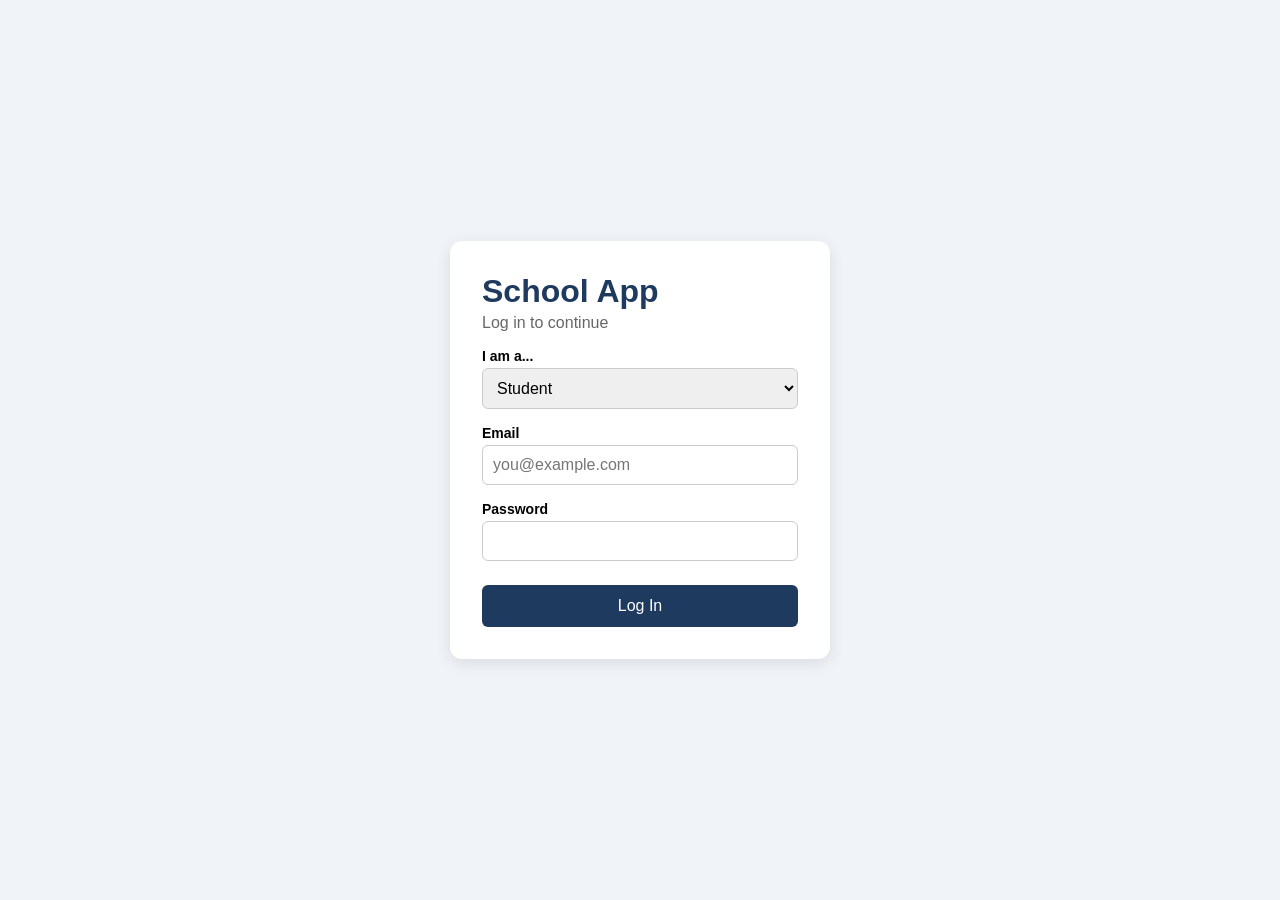
<file: login.html>
<!DOCTYPE html>
<html lang="en">
  <head>
    <meta charset="UTF-8">
    <meta name="viewport" content="width=device-width, initial-scale=1.0">
    <title>Log In | School App</title>
    <link rel="stylesheet" href="style.css">
  </head>
  <body>
    <main class="card">
      <h1>School App</h1>
      <p class="subtitle">Log in to continue</p>

      <form>
        <label for="role">I am a...</label>
        <select id="role">
          <option>Student</option>
          <option>Parent</option>
          <option>Teacher</option>
        </select>

        <label for="email">Email</label>
        <input type="email" id="email" placeholder="you@example.com">

        <label for="password">Password</label>
        <input type="password" id="password">

        <button type="submit">Log In</button>
      </form>
    </main>
      <script>
  const form = document.querySelector("form");

  form.addEventListener("submit", function (event) {
    event.preventDefault();
    const role = document.getElementById("role").value;

    if (role === "Student") {
      window.location.href = "student.html";
    } else if (role === "Teacher") {
      window.location.href = "teacher.html";
    } else {
      window.location.href = "parent.html";
    }
  });
</script>
  </body>
</html>
</file>
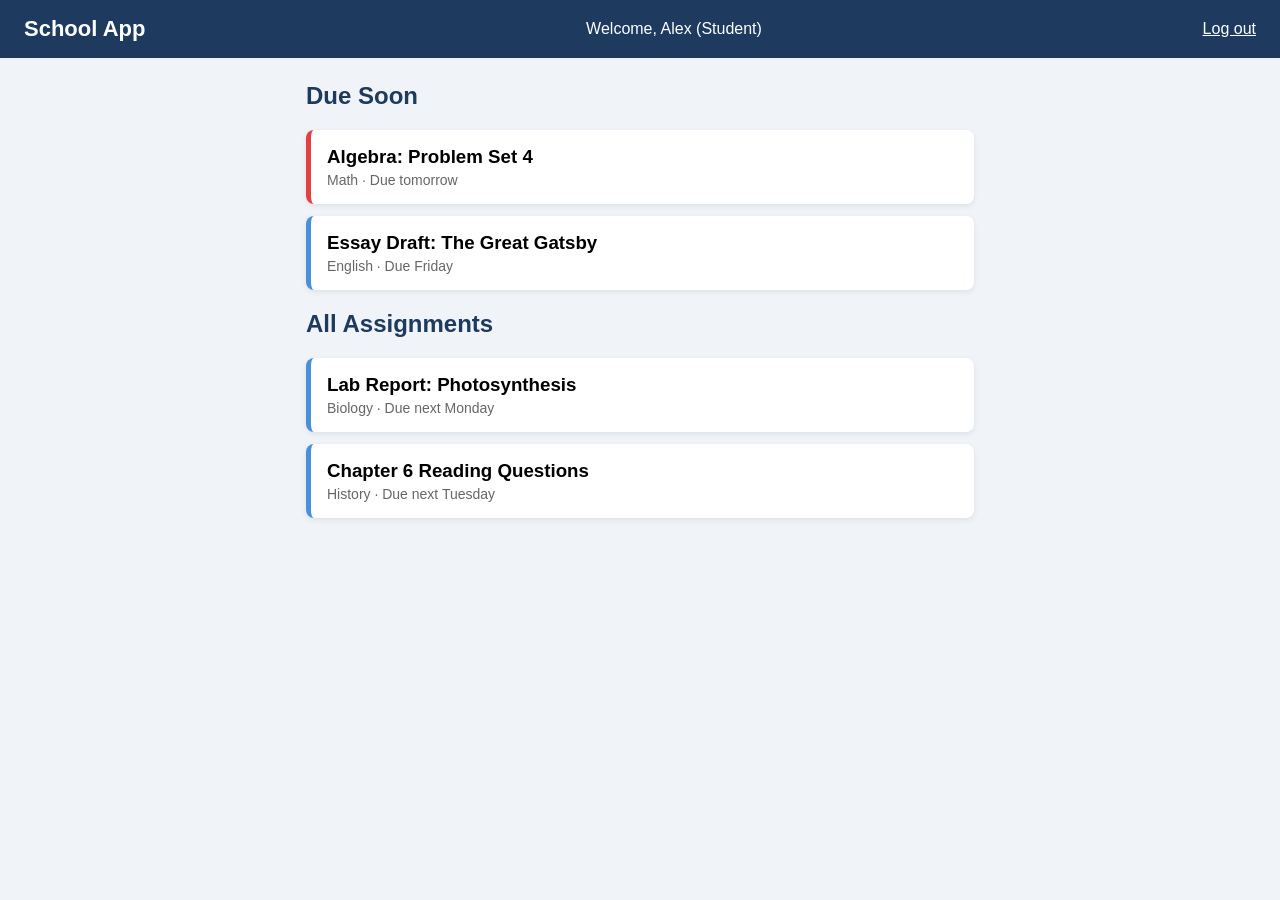
<file: student.html>
<!DOCTYPE html>
<html lang="en">
  <head>
    <meta charset="UTF-8">
    <meta name="viewport" content="width=device-width, initial-scale=1.0">
    <title>Student Dashboard | School App</title>
    <link rel="stylesheet" href="style.css">
    <link rel="stylesheet" href="dashboard.css">
  </head>
  <body class="dashboard">
    <header class="topbar">
      <h1>School App</h1>
      <span>Welcome, Alex (Student)</span>
      <a href="login.html" class="logout">Log out</a>
    </header>

    <main class="content">
      <section>
        <h2>Due Soon</h2>
        <div class="assignment urgent">
          <h3>Algebra: Problem Set 4</h3>
          <p>Math &middot; Due tomorrow</p>
        </div>
        <div class="assignment">
          <h3>Essay Draft: The Great Gatsby</h3>
          <p>English &middot; Due Friday</p>
        </div>
      </section>

      <section>
        <h2>All Assignments</h2>
        <div class="assignment">
          <h3>Lab Report: Photosynthesis</h3>
          <p>Biology &middot; Due next Monday</p>
        </div>
        <div class="assignment">
          <h3>Chapter 6 Reading Questions</h3>
          <p>History &middot; Due next Tuesday</p>
        </div>
      </section>
    </main>
  </body>
</html>
</file>
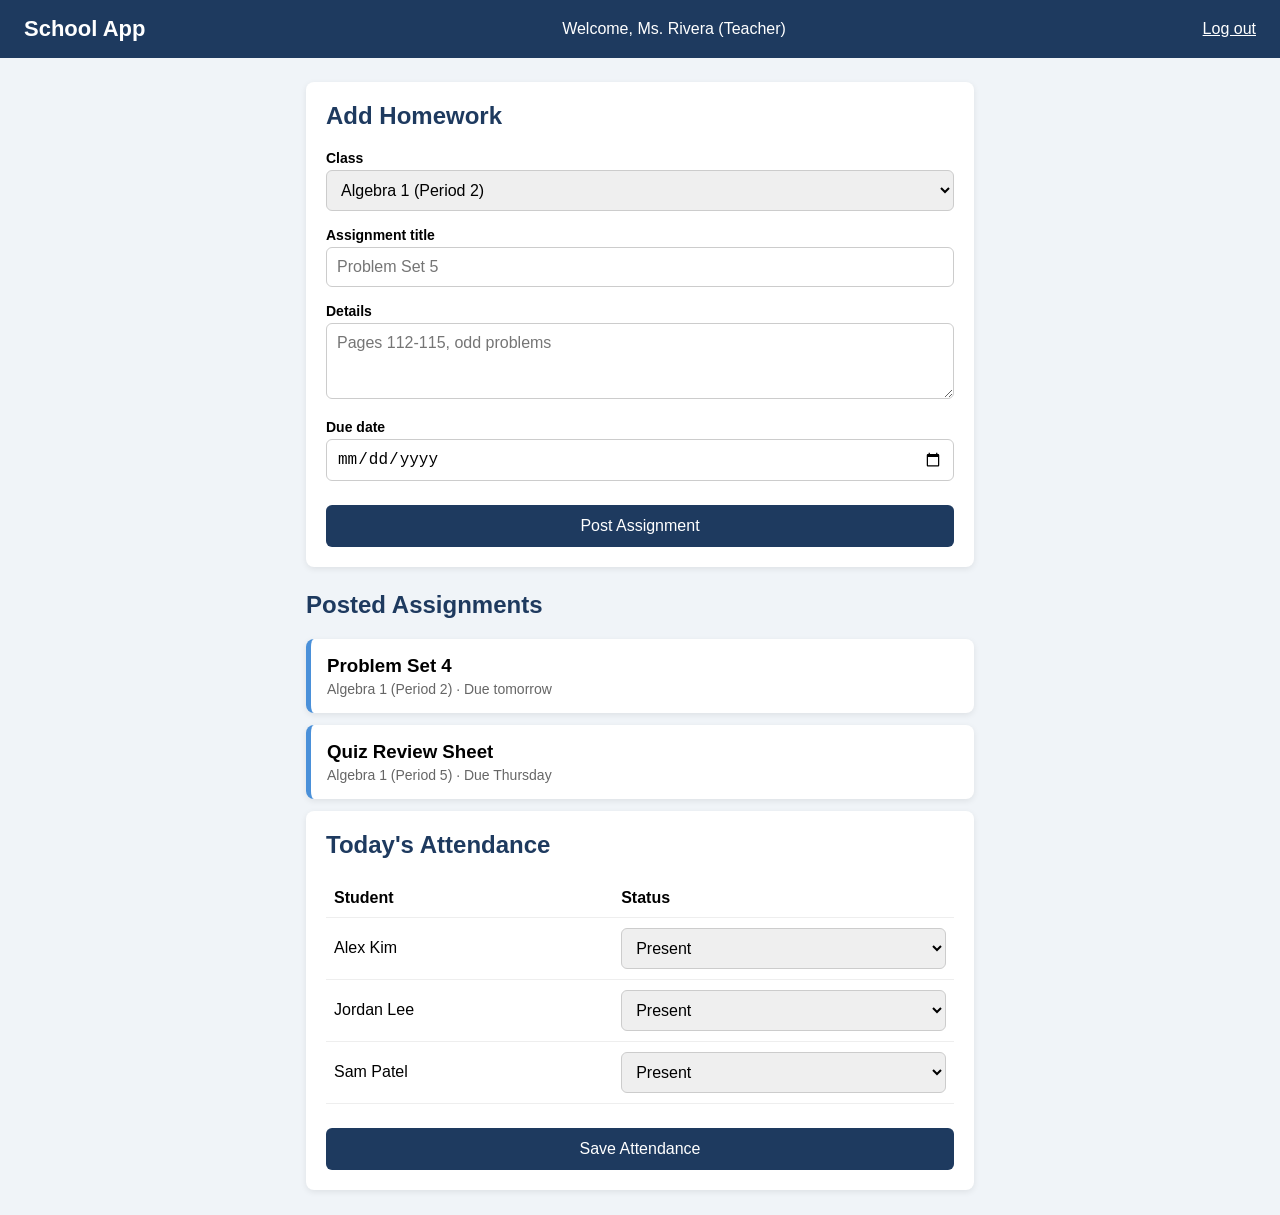
<file: teacher.html>
<!DOCTYPE html>
<html lang="en">
  <head>
    <meta charset="UTF-8">
    <meta name="viewport" content="width=device-width, initial-scale=1.0">
    <title>Teacher Dashboard | School App</title>
    <link rel="stylesheet" href="style.css">
    <link rel="stylesheet" href="dashboard.css">
  </head>
  <body class="dashboard">
    <header class="topbar">
      <h1>School App</h1>
      <span>Welcome, Ms. Rivera (Teacher)</span>
      <a href="login.html" class="logout">Log out</a>
    </header>

    <main class="content">
      <section class="panel">
        <h2>Add Homework</h2>
        <form>
          <label for="class">Class</label>
          <select id="class">
            <option>Algebra 1 (Period 2)</option>
            <option>Algebra 1 (Period 5)</option>
          </select>

          <label for="title">Assignment title</label>
          <input type="text" id="title" placeholder="Problem Set 5">

          <label for="details">Details</label>
          <textarea id="details" rows="3" placeholder="Pages 112-115, odd problems"></textarea>

          <label for="due">Due date</label>
          <input type="date" id="due">

          <button type="submit">Post Assignment</button>
        </form>
      </section>

      <section>
        <h2>Posted Assignments</h2>
        <div class="assignment">
          <h3>Problem Set 4</h3>
          <p>Algebra 1 (Period 2) &middot; Due tomorrow</p>
        </div>
        <div class="assignment">
          <h3>Quiz Review Sheet</h3>
          <p>Algebra 1 (Period 5) &middot; Due Thursday</p>
        </div>
      </section>

      <section class="panel">
        <h2>Today's Attendance</h2>
        <table class="attendance">
          <tr>
            <th>Student</th>
            <th>Status</th>
          </tr>
          <tr>
            <td>Alex Kim</td>
            <td>
              <select>
                <option>Present</option>
                <option>Absent</option>
                <option>Late</option>
              </select>
            </td>
          </tr>
          <tr>
            <td>Jordan Lee</td>
            <td>
              <select>
                <option>Present</option>
                <option>Absent</option>
                <option>Late</option>
              </select>
            </td>
          </tr>
          <tr>
            <td>Sam Patel</td>
            <td>
              <select>
                <option>Present</option>
                <option>Absent</option>
                <option>Late</option>
              </select>
            </td>
          </tr>
        </table>
        <button>Save Attendance</button>
      </section>
    </main>
  </body>
</html>
</file>
<file: style.css>
* {
  box-sizing: border-box;
}

body {
  font-family: Arial, sans-serif;
  background: #f0f4f8;
  margin: 0;
  min-height: 100vh;
  display: flex;
  align-items: center;
  justify-content: center;
}

.card {
  background: white;
  padding: 32px;
  border-radius: 12px;
  width: 100%;
  max-width: 380px;
  margin: 16px;
  box-shadow: 0 4px 16px rgba(0, 0, 0, 0.1);
}

h1 {
  margin: 0;
  color: #1e3a5f;
}

.subtitle {
  color: #666;
  margin-top: 4px;
}

label {
  display: block;
  margin-top: 16px;
  margin-bottom: 4px;
  font-weight: bold;
  font-size: 14px;
}

input, select {
  width: 100%;
  padding: 10px;
  border: 1px solid #ccc;
  border-radius: 6px;
  font-size: 16px;
}

button {
  width: 100%;
  margin-top: 24px;
  padding: 12px;
  background: #1e3a5f;
  color: white;
  border: none;
  border-radius: 6px;
  font-size: 16px;
  cursor: pointer;
}

button:hover {
  background: #2c5282;
}
</file>
<file: dashboard.css>
body.dashboard {
  display: block;
  align-items: initial;
  justify-content: initial;
}

.topbar {
  background: #1e3a5f;
  color: white;
  padding: 16px 24px;
  display: flex;
  justify-content: space-between;
  align-items: center;
  flex-wrap: wrap;
  gap: 8px;
}

.topbar h1 {
  color: white;
  font-size: 22px;
}

.content {
  max-width: 700px;
  margin: 24px auto;
  padding: 0 16px;
}

h2 {
  color: #1e3a5f;
}

.assignment {
  background: white;
  padding: 16px;
  border-radius: 8px;
  margin-bottom: 12px;
  border-left: 5px solid #4a90d9;
  box-shadow: 0 2px 6px rgba(0, 0, 0, 0.08);
}

.assignment.urgent {
  border-left-color: #e53e3e;
}

.assignment h3 {
  margin: 0 0 4px;
}

.assignment p {
  margin: 0;
  color: #666;
  font-size: 14px;
}

.logout {
  color: white;
}

.panel {
  background: white;
  padding: 20px;
  border-radius: 8px;
  margin-bottom: 24px;
  box-shadow: 0 2px 6px rgba(0, 0, 0, 0.08);
}

.panel h2 {
  margin-top: 0;
}

textarea {
  width: 100%;
  padding: 10px;
  border: 1px solid #ccc;
  border-radius: 6px;
  font-size: 16px;
  font-family: inherit;
}

.attendance {
  width: 100%;
  border-collapse: collapse;
}

.attendance th,
.attendance td {
  text-align: left;
  padding: 10px 8px;
  border-bottom: 1px solid #eee;
}

.badge {
  padding: 4px 10px;
  border-radius: 12px;
  font-size: 13px;
  font-weight: bold;
}

.badge.present {
  background: #e6f4ea;
  color: #276749;
}

.badge.late {
  background: #fff4e5;
  color: #b7791f;
}

.badge.absent {
  background: #fde8e8;
  color: #c53030;
}

.chat {
  background: #f7f9fc;
  border-radius: 8px;
  padding: 12px;
  margin-bottom: 8px;
}

.bubble {
  padding: 10px 14px;
  border-radius: 12px;
  max-width: 80%;
  margin: 8px 0;
}

.bubble.bot {
  background: #e2e8f0;
}

.bubble.user {
  background: #1e3a5f;
  color: white;
  margin-left: auto;
}
</file>
